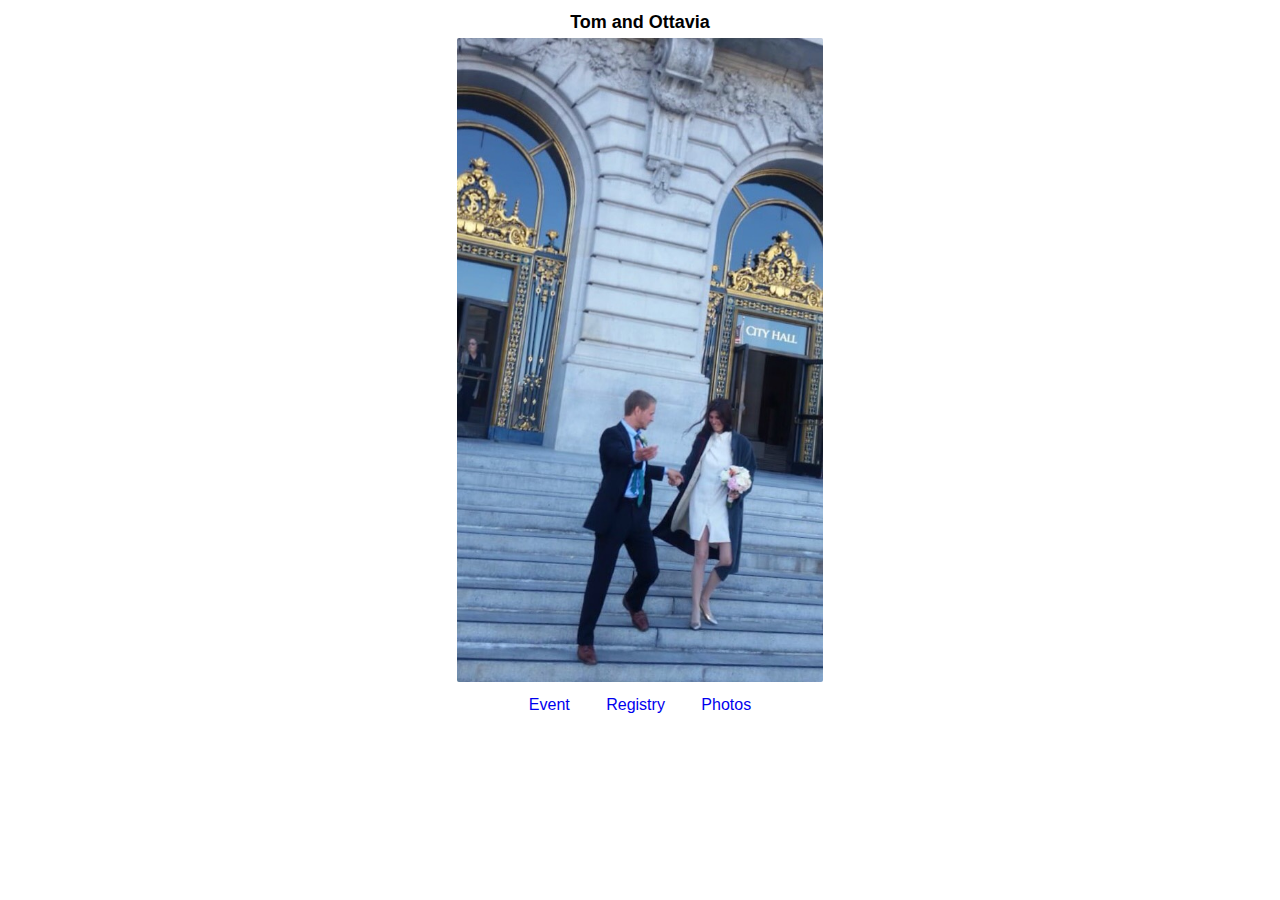
<file: index.html>
<!DOCTYPE html>
<html>
    <head>
        <link rel="stylesheet" href="styles.css">
    </head>
    <body>
        <div class="main">
            <h1 class="header">Tom and Ottavia</h1>
            <div class="img-container">
                <img class="stairs" src="./images/stairs.jpg">
            </div>
            <div class="navbar">
                <ul>
                    <li><a href="./pages/event.html">Event</a></li>
                    <li><a href="./pages/registry.html">Registry</a></li>
                    <li><a href="./pages/photos.html">Photos</a></li>
                </ul>
            </div>
        </div>
    </body>
</html>
</file>
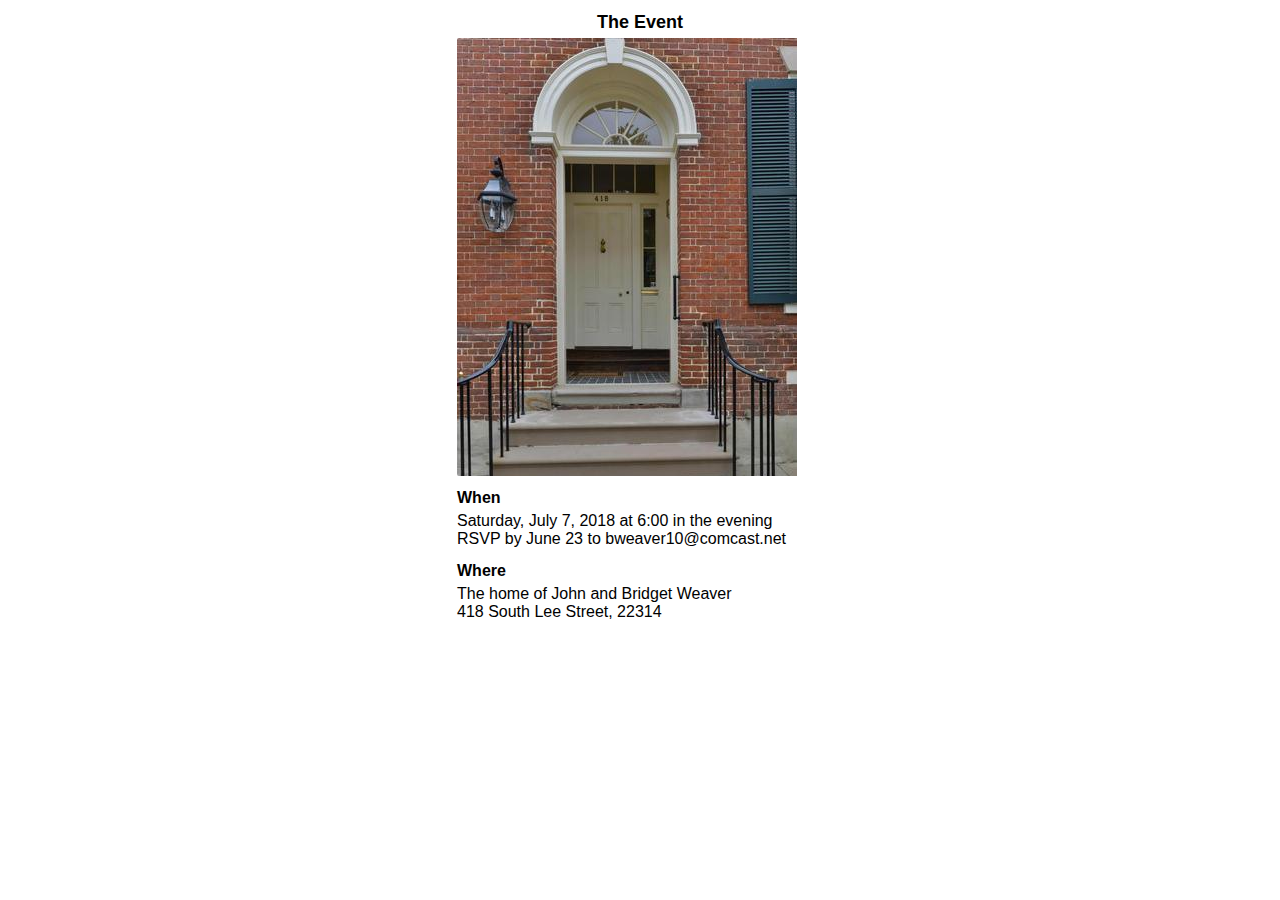
<file: pages/event.html>
<!DOCTYPE html>
<html>
    <head>
        <link rel="stylesheet" href="../styles.css">
    </head>
    <body>
        <div class="main">
            <h1 class="header">The Event</h1>
            <div class="img-container">
                <img class="lee-street" src="../images/lee_street.jpg">
            </div>
            <div>
                <h2 class="sub-header">When</h2>
                <div>Saturday, July 7, 2018 at 6:00 in the evening</div>
                <div>RSVP by June 23 to bweaver10@comcast.net</div>
            </div>
            <div>
                <h2 class="sub-header">Where</h2>
                <div>The home of John and Bridget Weaver</div>
                <div>418 South Lee Street, 22314</div>
            </div>
        </div>
    </body>
</html>
</file>
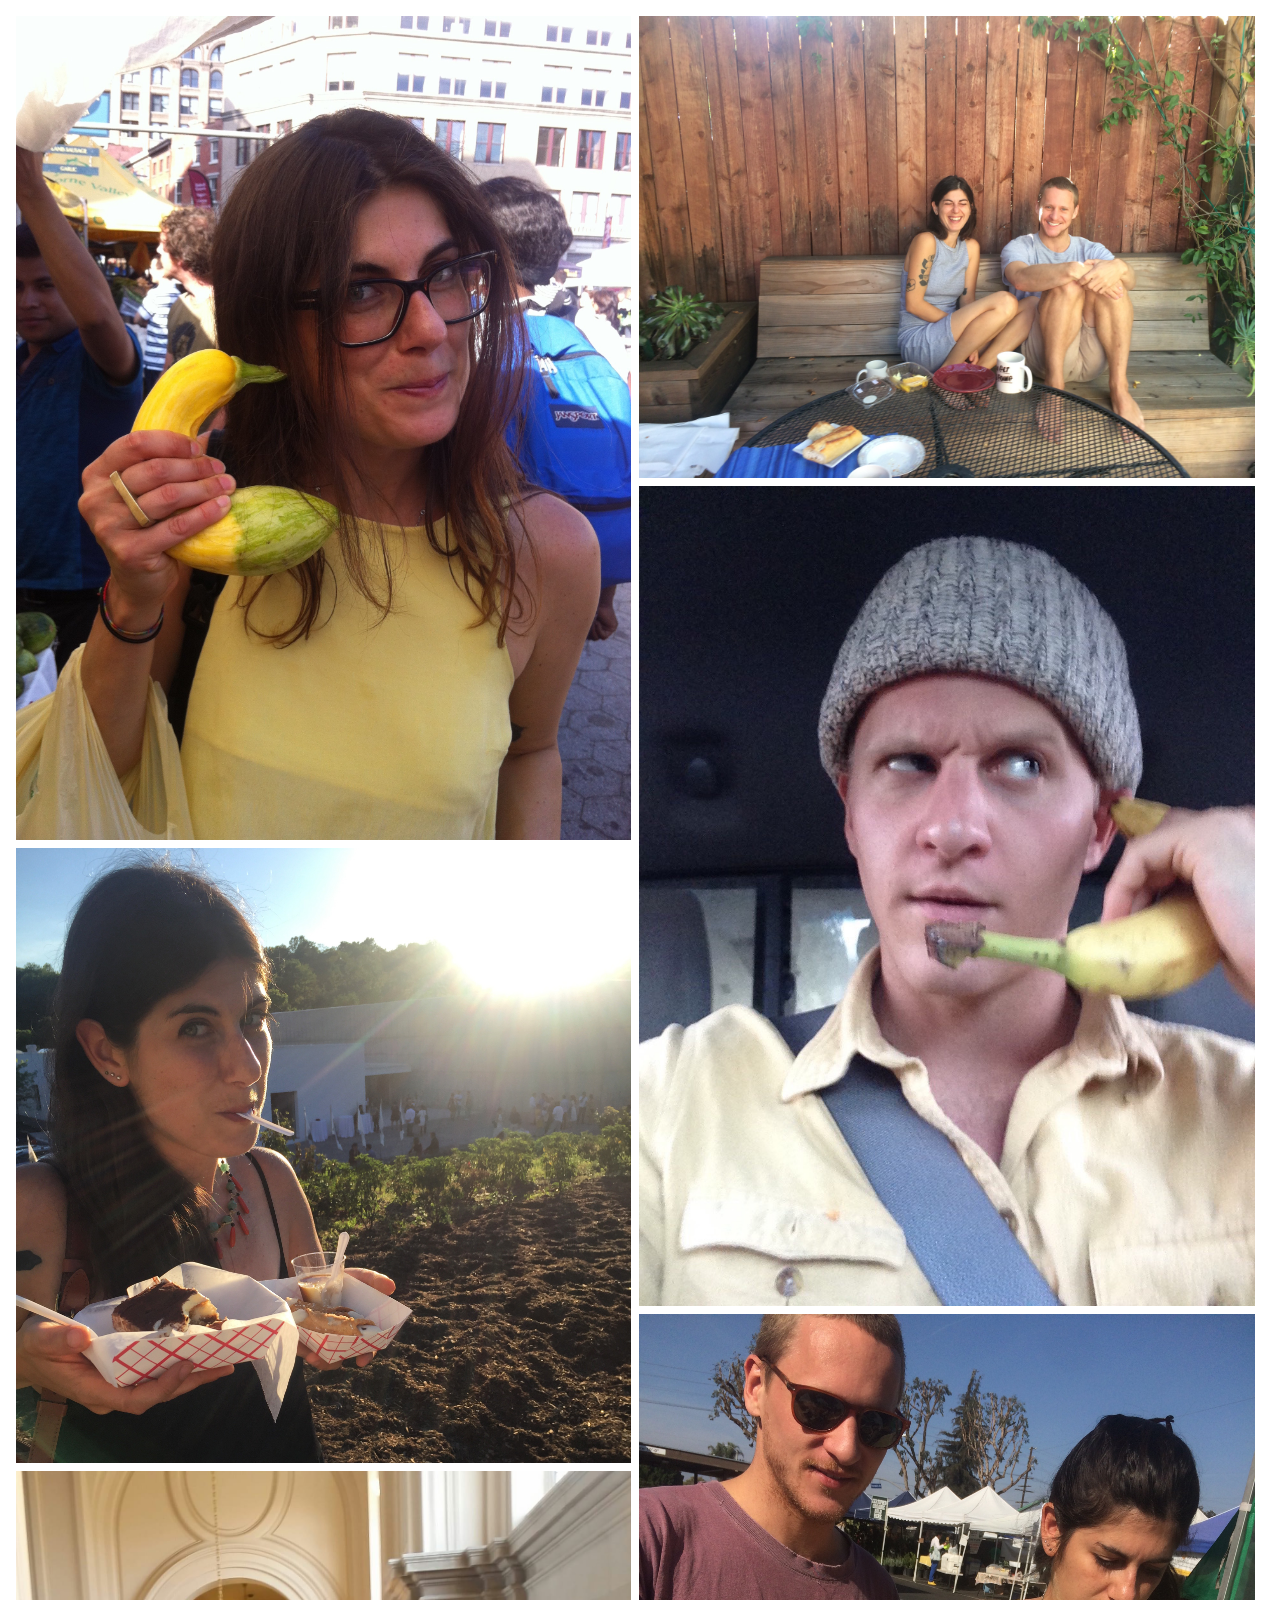
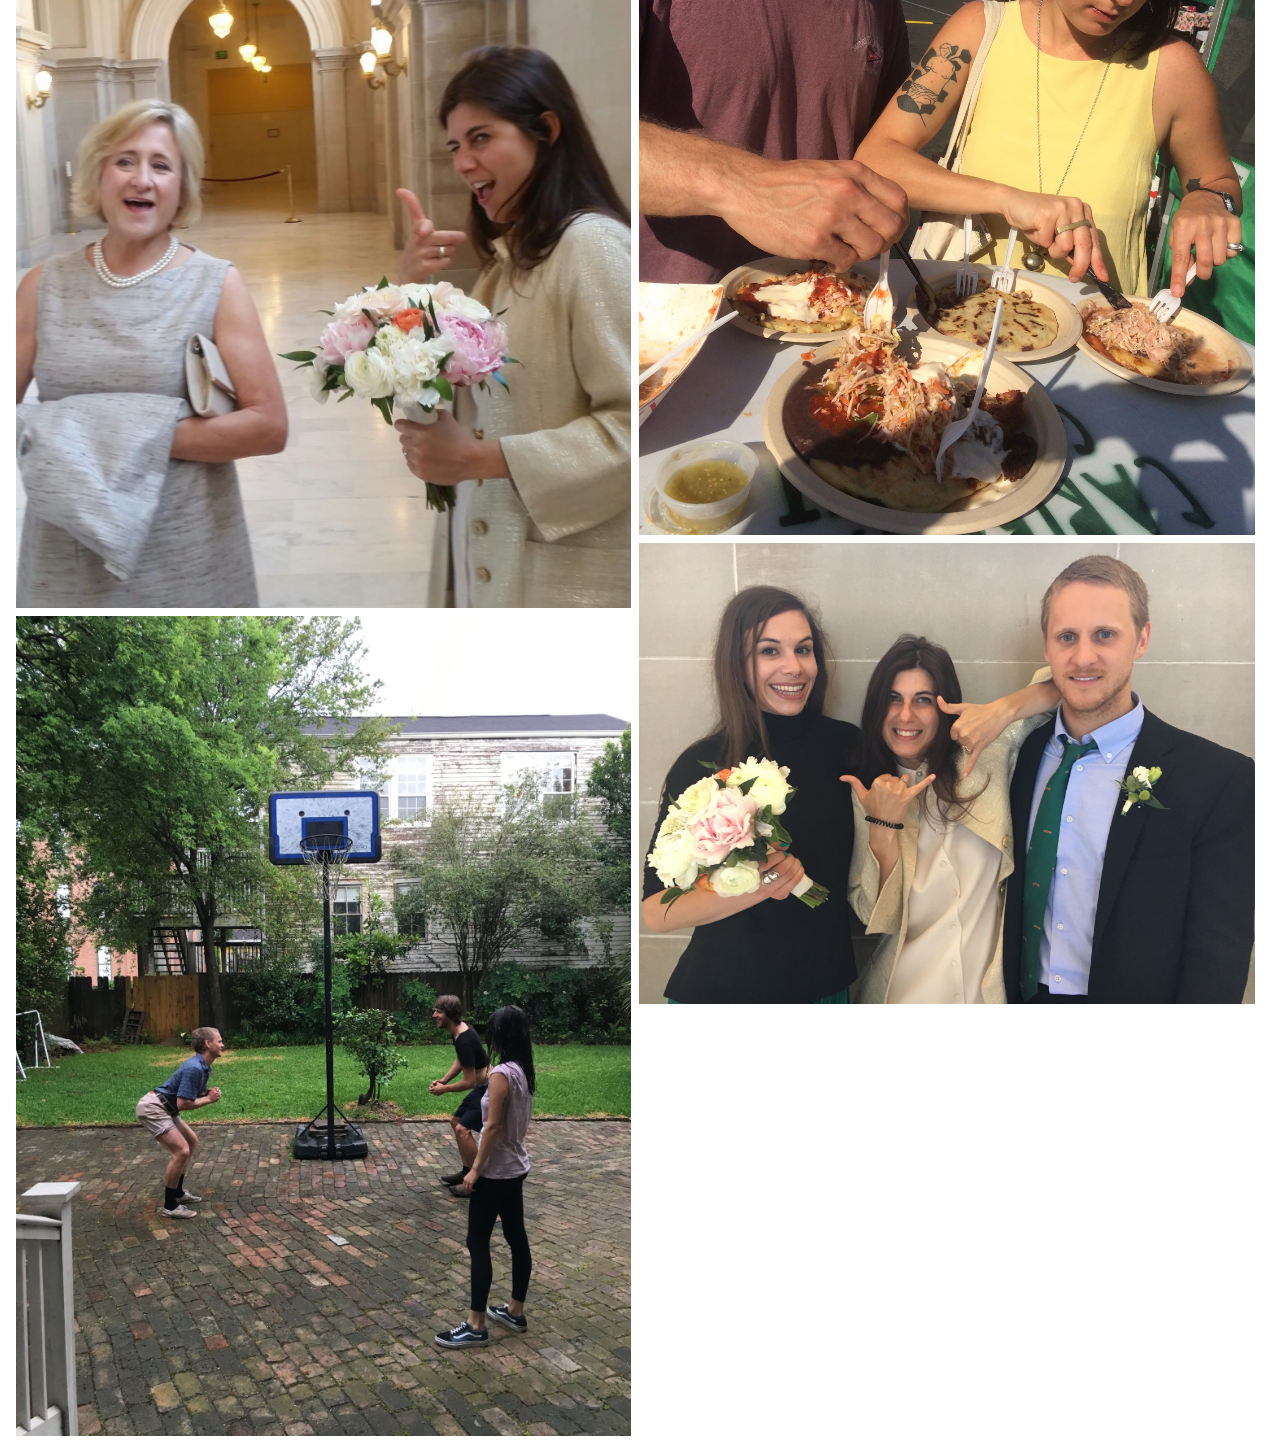
<file: pages/photos.html>
<!DOCTYPE html>
    <head>
        <style>
            img {
              max-width: 100%;
              height: auto;
            }

            .row {
              display: flex;
              flex-wrap: wrap;
              padding: 0 4px;
            }

            /* Create four equal columns that sits next to each other */
            .column {
              flex: 49%;
              max-width: 49%;
              padding: 0 4px;
            }

            .column img {
              margin-top: 8px;
              vertical-align: middle;
            }

            /* Responsive layout - makes the two columns stack on top of each other instead of next to each other */
            @media screen and (max-width: 822px) {
              .column {
                flex: 100%;
                max-width: 100%;
              }
            }
        </style>
    </head>
    <body>
        <div class="row">
            <div class="column">
                <img src="../images/otta_squash.jpeg">
                <img src="../images/foods.jpeg">
                <img src="../images/shooter.jpeg">
                <img src="../images/new_orleans.jpeg">
            </div>
            <div class="column">
                <img src="../images/monkey.jpeg">
                <img src="../images/tom_banana.jpeg">
                <img src="../images/papusa.jpeg">
                <img src="../images/tom_otta_mart.jpeg">
            </div>
        </div>
    </body>
</html>
</file>
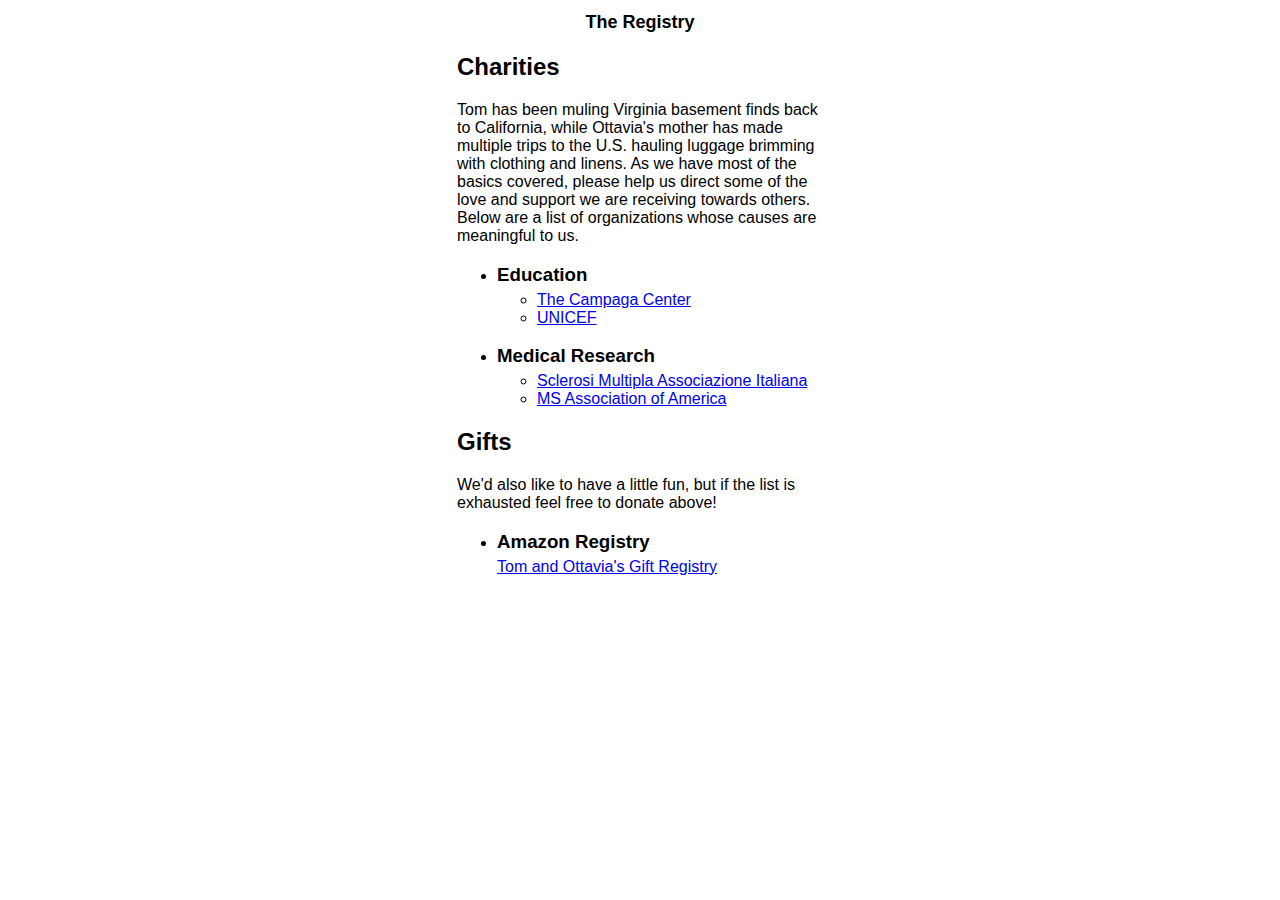
<file: pages/registry.html>
<!DOCTYPE html>
<html>
    <head>
        <link rel="stylesheet" href="../styles.css">
    </head>
    <body>
        <div class="main">
            <h1 class="header">The Registry</h1>
            <div>
                <h2>Charities</h2>
                <p>
                    Tom has been muling Virginia basement finds back to California, while Ottavia's mother has made multiple trips to the U.S. hauling luggage brimming with clothing and linens. As we have most of the basics covered, please help us direct some of the love and support we are receiving towards others. Below are a list of organizations whose causes are meaningful to us.
                </p>
                <ul>
                    <li>
                        <div>
                            <h3>Education</h3>
                            <ul>
                                <li>
                                    <a class="reg-link" href="https://www.campagnacenter.org/get-involved/donate">
                                        The Campaga Center
                                    </a>
                                </li>
                                <li>
                                    <a class="reg-link" href="https://www.justgiving.com/fundraising/tom-and-ottavia">
                                        UNICEF
                                    </a>
                                </li>
                            <ul>
                        </div>
                    </li>
                    <li>
                        <div>
                            <h3>Medical Research</h3>
                            <ul>
                                <li>
                                    <a class="reg-link" href="https://sostienici.aism.it/dona-ora/">
                                        Sclerosi Multipla Associazione Italiana
                                    </a>
                                </li>
                                <li>
                                    <a class="reg-link" href="https://secure2.convio.net/msaa/site/Donation2?5500.donation=form1&idb=827399006&DONATION_LEVEL_ID_SELECTED=1&df_id=5500&mfc_pref=T&5500.donation=root">
                                        MS Association of America
                                    </a>
                                </li>
                            </ul>
                        </div>
                    </li>
                </ul>
                <h2>Gifts</h2>
                <p>
                    We'd also like to have a little fun, but if the list is exhausted feel free to donate above!
                </p>
                <ul>
                    <li>
                        <div>
                            <h3>Amazon Registry</h3>
                            <a class="reg-link" href="https://www.amazon.com/wedding/thomas-weaver-ottavia-crucitti-alexandria-july-2018/registry/2FCXHKFDEOKI5">
                                Tom and Ottavia's Gift Registry
                            </a>
                        </div>
                    </li>
                </ul>
            </div>
        </div>
  </body>
</html>
</file>
<file: styles.css>
html, body {
    font-family: 'Muli', sans-serif;
    max-width: 100% !important;
}

.header {
    font-size: 18px;
    margin-bottom: 5px;
    text-align: center;
}

.lee-street {
    margin-bottom: -78px;
}

.sub-header {
    font-size: 16px;
    margin-bottom: 5px;
}

li h3 {
    margin-bottom: 5px;
}

.main {
    max-width: 366px;
    margin: 0 auto !important;
    float: none !important;
}

.img-container {
    border-radius: 2px;
    max-width: 100%;
    overflow: hidden;
    margin:0;
}

.img-container .stairs {
    display: block;
}

.stairs {
    height: auto;
    margin-bottom: -30px;
    margin-top: -95px;
    max-width: 100%;
}

.navbar {
    margin-top: 10px;
}

.navbar ul {
    margin: 0;
    padding: 5px;
    list-style-type: none;
    text-align: center;
}

.navbar ul li {
    display: inline;
}

.navbar ul li a {
    text-decoration: none;
    padding: .2em 1em;
}
</file>
